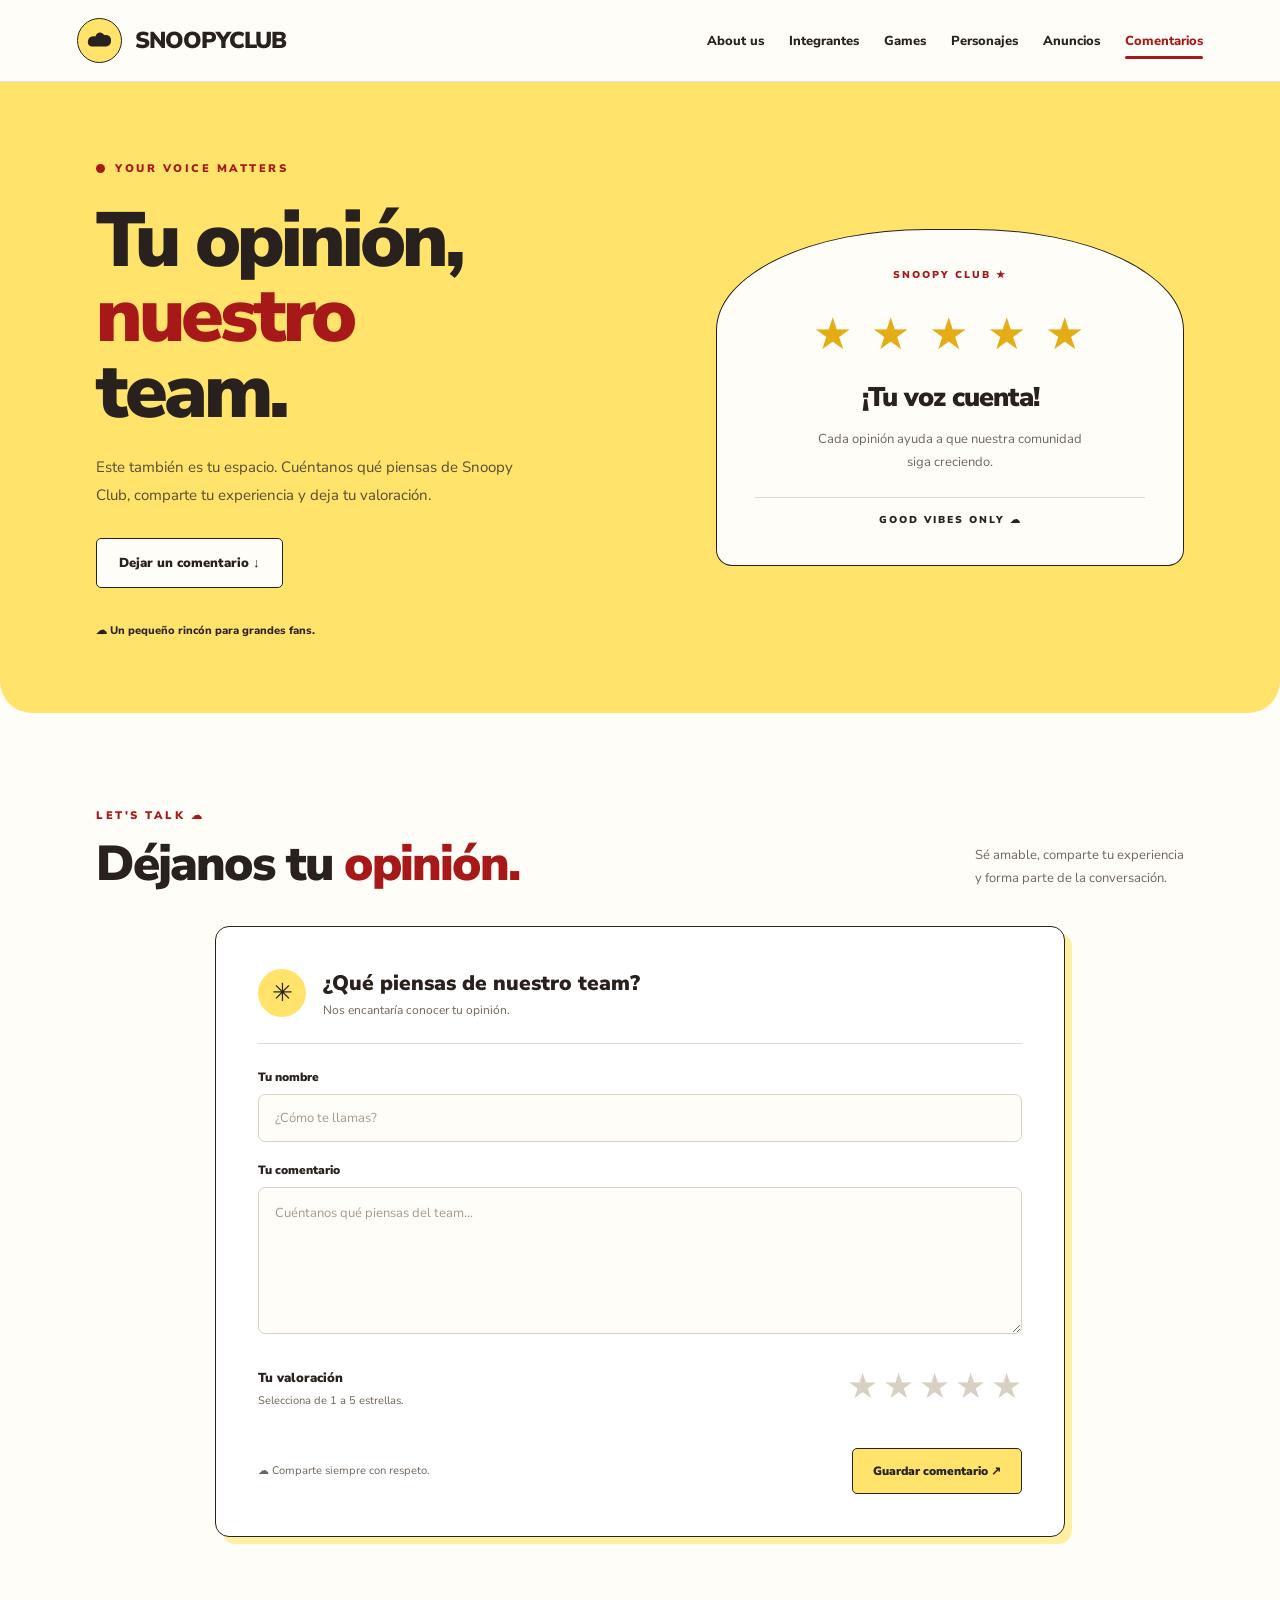
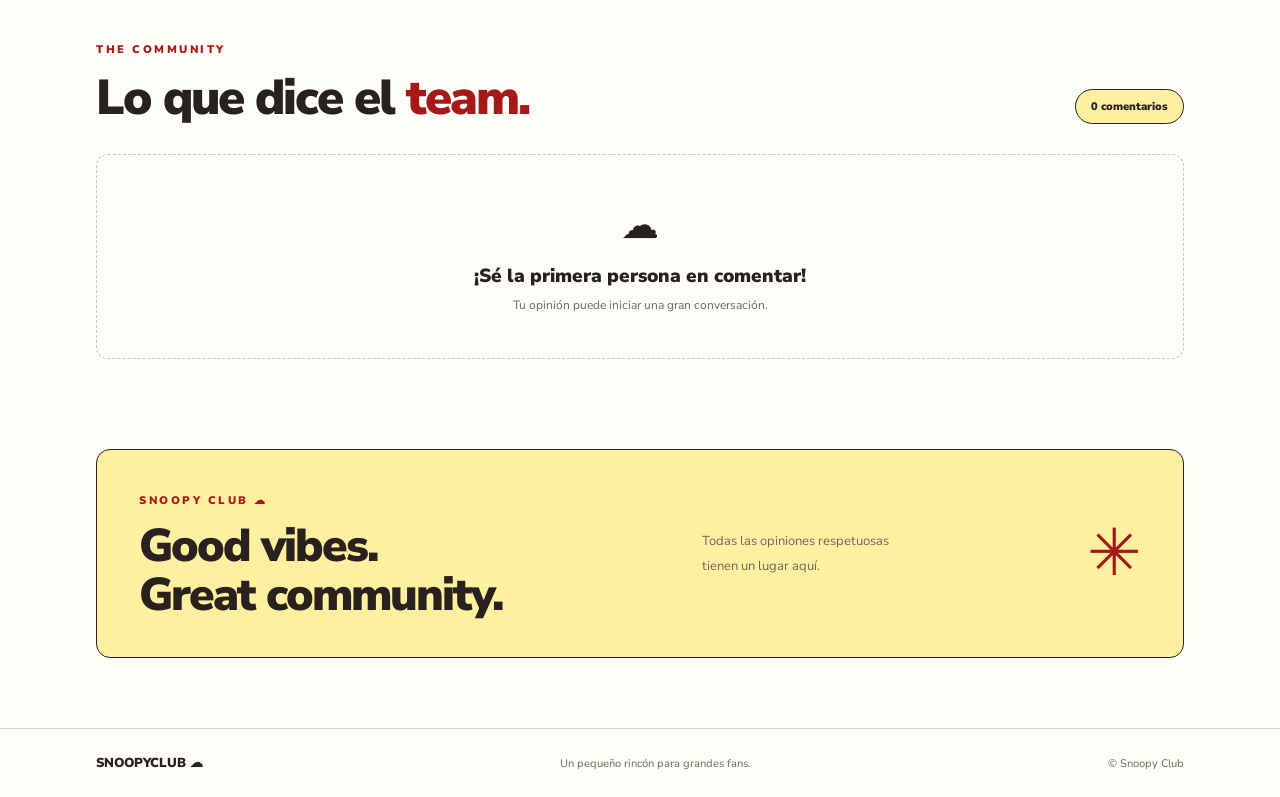
<file: comentarios.html>
<!DOCTYPE html>
<html lang="es">
<head>
    <meta charset="UTF-8">
    <meta name="viewport" content="width=device-width, initial-scale=1.0">

    <title>Comentarios | Snoopy Club</title>

    <link rel="stylesheet" href="comentarios.css">

    <link rel="preconnect" href="https://fonts.googleapis.com">
    <link rel="preconnect" href="https://fonts.gstatic.com" crossorigin>
    <link href="https://fonts.googleapis.com/css2?family=Nunito+Sans:wght@400;600;700;800;900&display=swap" rel="stylesheet">
</head>

<body>

    <!-- BARRA DE NAVEGACIÓN -->
    <header class="navbar">

        <a href="index.html" class="brand">
            <span class="logo">
                <svg viewBox="0 0 40 32" aria-hidden="true">
                    <path d="M10 25C4 25 2 21 3 16c1-5 6-7 11-6
                    C16 3 23 2 27 8c7-1 11 3 10 9
                    0 5-4 8-9 8H10Z" fill="#29211e"/>
                </svg>
            </span>

            <span class="brand-name">SNOOPYCLUB</span>
        </a>

        <nav class="nav-links" id="navLinks">
            <a href="index.html">About us</a>
            <a href="integrantes.html">Integrantes</a>
            <a href="games.html">Games</a>
            <a href="personajes.html">Personajes</a>
            <a href="anuncios.html">Anuncios</a>
            <a href="comentarios.html" class="active">Comentarios</a>
        </nav>

        <button class="menu-toggle" id="menuToggle"
                aria-label="Abrir menú" aria-expanded="false">
            ☰
        </button>

    </header>

    <main>

        <!-- PORTADA -->
        <section class="comments-hero">

            <div class="hero-text">
                <span class="eyebrow">
                    <span class="eyebrow-dot"></span>
                    YOUR VOICE MATTERS
                </span>

                <h1>
                    Tu opinión,<br>
                    <span>nuestro</span><br>
                    team.
                </h1>

                <p>
                    Este también es tu espacio.
                    Cuéntanos qué piensas de Snoopy Club,
                    comparte tu experiencia y deja tu valoración.
                </p>

                <a href="#dejar-comentario" class="primary-button">
                    Dejar un comentario ↓
                </a>

                <div class="hero-signature">
                    ☁ Un pequeño rincón para grandes fans.
                </div>
            </div>

            <div class="hero-card">
                <span class="hero-card-label">SNOOPY CLUB ★</span>

                <div class="hero-stars" aria-hidden="true">
                    ★ ★ ★ ★ ★
                </div>

                <h2>¡Tu voz cuenta!</h2>

                <p>
                    Cada opinión ayuda a que nuestra comunidad
                    siga creciendo.
                </p>

                <div class="hero-card-bottom">
                    GOOD VIBES ONLY ☁
                </div>
            </div>

        </section>

        <!-- FORMULARIO -->
        <section class="comments-section" id="dejar-comentario">

            <div class="section-heading">
                <div>
                    <span class="eyebrow">LET'S TALK ☁</span>
                    <h2>Déjanos tu <span>opinión.</span></h2>
                </div>

                <p>
                    Sé amable, comparte tu experiencia<br>
                    y forma parte de la conversación.
                </p>
            </div>

            <div class="comment-form-card">

                <div class="form-heading">
                    <div class="form-icon">✳</div>
                    <div>
                        <h3>¿Qué piensas de nuestro team?</h3>
                        <p>Nos encantaría conocer tu opinión.</p>
                    </div>
                </div>

                <form id="commentForm">

                    <label for="userName">Tu nombre</label>

                    <input
                        type="text"
                        id="userName"
                        name="userName"
                        placeholder="¿Cómo te llamas?"
                        maxlength="50"
                        required
                    >

                    <label for="userComment">Tu comentario</label>

                    <textarea
                        id="userComment"
                        name="userComment"
                        placeholder="Cuéntanos qué piensas del team..."
                        maxlength="1000"
                        rows="5"
                        required
                    ></textarea>

                    <div class="rating-area">
                        <div>
                            <label class="rating-title">
                                Tu valoración
                            </label>
                            <p>Selecciona de 1 a 5 estrellas.</p>
                        </div>

                        <div class="star-picker"
                             id="starPicker"
                             role="group"
                             aria-label="Selecciona tu valoración">

                            <button type="button" class="star-button"
                                    data-rating="1" aria-label="1 estrella">★</button>
                            <button type="button" class="star-button"
                                    data-rating="2" aria-label="2 estrellas">★</button>
                            <button type="button" class="star-button"
                                    data-rating="3" aria-label="3 estrellas">★</button>
                            <button type="button" class="star-button"
                                    data-rating="4" aria-label="4 estrellas">★</button>
                            <button type="button" class="star-button"
                                    data-rating="5" aria-label="5 estrellas">★</button>

                        </div>
                    </div>

                    <p class="form-error" id="formError" role="alert"></p>

                    <div class="form-actions">
                        <span class="privacy-note">
                            ☁ Comparte siempre con respeto.
                        </span>

                        <button type="submit" class="submit-button"
                                id="submitButton">
                            Guardar comentario ↗
                        </button>
                    </div>

                </form>

            </div>

            <!-- COMENTARIOS PUBLICADOS -->
            <div class="published-section">

                <div class="published-heading">
                    <div>
                        <span class="eyebrow">THE COMMUNITY</span>
                        <h2>Lo que dice el <span>team.</span></h2>
                    </div>

                    <span class="comment-count" id="commentCount">
                        0 comentarios
                    </span>
                </div>

                <div class="comments-list" id="commentsList">
                    <!-- Los comentarios se insertan con JavaScript -->
                </div>

                <div class="empty-state" id="emptyState">
                    <div class="empty-icon">☁</div>
                    <h3>¡Sé la primera persona en comentar!</h3>
                    <p>Tu opinión puede iniciar una gran conversación.</p>
                </div>

            </div>

        </section>

        <!-- BANNER FINAL -->
        <section class="closing-banner">
            <div>
                <span class="eyebrow">SNOOPY CLUB ☁</span>
                <h2>Good vibes.<br>Great community.</h2>
            </div>

            <p>
                Todas las opiniones respetuosas<br>
                tienen un lugar aquí.
            </p>

            <span class="closing-star">✳</span>
        </section>

    </main>

    <footer class="site-footer">
        <a href="index.html" class="footer-brand">SNOOPYCLUB ☁</a>
        <span>Un pequeño rincón para grandes fans.</span>
        <span>© Snoopy Club</span>
    </footer>

    <script src="comentarios.js"></script>

</body>
</html>
</file>
<file: comentarios.css>
:root {
    --yellow: #ffe36b;
    --yellow-light: #fff0a1;
    --red: #a71919;
    --ink: #29211e;
    --cream: #fffdf8;
    --white: #ffffff;
    --muted: #6f665b;
    --border: #e0d9cd;
}

* {
    margin: 0;
    padding: 0;
    box-sizing: border-box;
}

html {
    scroll-behavior: smooth;
    scroll-padding-top: 100px;
}

body {
    font-family: "Nunito Sans", sans-serif;
    background: var(--cream);
    color: var(--ink);
}

a {
    text-decoration: none;
    color: inherit;
}

button,
input,
textarea {
    font: inherit;
}

button {
    color: inherit;
}

button:focus-visible,
a:focus-visible,
input:focus-visible,
textarea:focus-visible {
    outline: 3px solid var(--red);
    outline-offset: 3px;
}


/* NAVEGACIÓN */

.navbar {
    min-height: 82px;
    padding: 14px 6%;
    display: flex;
    justify-content: space-between;
    align-items: center;
    gap: 30px;
    background: var(--cream);
    border-bottom: 1px solid rgba(41, 33, 30, 0.12);
    position: relative;
    z-index: 10;
}

.brand {
    display: flex;
    align-items: center;
    gap: 13px;
    flex-shrink: 0;
}

.logo {
    width: 45px;
    height: 45px;
    border: 1px solid var(--ink);
    border-radius: 50%;
    background: var(--yellow);
    display: grid;
    place-items: center;
}

.logo svg {
    width: 27px;
    height: 25px;
}

.brand-name {
    font-size: 23px;
    font-weight: 900;
    letter-spacing: -1px;
}

.nav-links {
    display: flex;
    align-items: center;
    gap: 25px;
}

.nav-links a {
    font-size: 13px;
    font-weight: 800;
    position: relative;
    transition: color 0.2s;
}

.nav-links a:hover,
.nav-links a.active {
    color: var(--red);
}

.nav-links a.active::after {
    content: "";
    position: absolute;
    height: 3px;
    width: 100%;
    background: var(--red);
    bottom: -9px;
    left: 0;
    border-radius: 3px;
}

.menu-toggle {
    display: none;
    background: var(--yellow);
    border: 1px solid var(--ink);
    border-radius: 10px;
    padding: 7px 12px;
    cursor: pointer;
}


/* ELEMENTOS GENERALES */

.eyebrow {
    display: inline-flex;
    align-items: center;
    gap: 10px;
    color: var(--red);
    font-size: 11px;
    font-weight: 900;
    letter-spacing: 2.5px;
}

.eyebrow-dot {
    width: 9px;
    height: 9px;
    border-radius: 50%;
    background: var(--red);
}


/* PORTADA */

.comments-hero {
    min-height: 440px;
    padding: 75px 7.5%;
    background: var(--yellow);
    border-radius: 0 0 32px 32px;
    display: grid;
    grid-template-columns: 1fr 0.85fr;
    align-items: center;
    gap: 70px;
}

.hero-text {
    max-width: 560px;
}

.hero-text h1 {
    margin: 24px 0;
    font-size: clamp(50px, 6vw, 78px);
    line-height: 0.98;
    letter-spacing: -4px;
    font-weight: 900;
}

.hero-text h1 span {
    color: var(--red);
}

.hero-text > p {
    max-width: 440px;
    font-size: 15px;
    line-height: 1.9;
    color: #594c34;
    margin-bottom: 28px;
}

.primary-button {
    display: inline-flex;
    padding: 15px 22px;
    align-items: center;
    gap: 18px;
    background: var(--cream);
    border: 1px solid var(--ink);
    border-radius: 5px;
    font-size: 13px;
    font-weight: 900;
    transition: transform 0.2s;
}

.primary-button:hover {
    transform: translateY(-3px);
}

.hero-signature {
    margin-top: 35px;
    font-size: 11px;
    font-weight: 800;
}


/* TARJETA DECORATIVA */

.hero-card {
    padding: 38px;
    min-height: 270px;
    background: var(--cream);
    border: 1px solid var(--ink);
    border-radius: 45% 45% 16px 16px / 30% 30% 16px 16px;
    display: flex;
    flex-direction: column;
    justify-content: center;
    align-items: center;
    text-align: center;
}

.hero-card-label {
    font-size: 10px;
    font-weight: 900;
    letter-spacing: 2px;
    color: var(--red);
}

.hero-stars {
    color: #e5ac19;
    font-size: clamp(27px, 4vw, 44px);
    letter-spacing: 4px;
    margin: 23px 0 14px;
}

.hero-card h2 {
    font-size: 27px;
    font-weight: 900;
    letter-spacing: -1px;
}

.hero-card > p {
    max-width: 270px;
    margin-top: 12px;
    font-size: 13px;
    line-height: 1.8;
    color: var(--muted);
}

.hero-card-bottom {
    margin-top: 22px;
    padding-top: 15px;
    border-top: 1px solid var(--border);
    width: 100%;
    font-size: 10px;
    font-weight: 900;
    letter-spacing: 2px;
}


/* SECCIÓN Y ENCABEZADOS */

.comments-section {
    padding: 90px 7.5%;
}

.section-heading,
.published-heading {
    display: flex;
    justify-content: space-between;
    align-items: end;
    gap: 25px;
}

.section-heading {
    margin-bottom: 35px;
}

.section-heading h2,
.published-heading h2 {
    margin-top: 12px;
    font-size: clamp(34px, 4vw, 49px);
    line-height: 1.1;
    font-weight: 900;
    letter-spacing: -2px;
}

.section-heading h2 span,
.published-heading h2 span {
    color: var(--red);
}

.section-heading > p {
    font-size: 13px;
    line-height: 1.8;
    color: var(--muted);
}


/* FORMULARIO */

.comment-form-card {
    max-width: 850px;
    margin: 0 auto;
    padding: clamp(22px, 4vw, 42px);
    background: var(--white);
    border: 1px solid var(--ink);
    border-radius: 14px;
    box-shadow: 7px 7px 0 var(--yellow-light);
}

.form-heading {
    display: flex;
    align-items: center;
    gap: 17px;
    padding-bottom: 25px;
    margin-bottom: 25px;
    border-bottom: 1px solid var(--border);
}

.form-icon {
    width: 48px;
    height: 48px;
    flex-shrink: 0;
    display: grid;
    place-items: center;
    border-radius: 50%;
    background: var(--yellow);
    font-size: 25px;
}

.form-heading h3 {
    font-size: 21px;
    font-weight: 900;
}

.form-heading p {
    margin-top: 5px;
    font-size: 12px;
    color: var(--muted);
}

#commentForm > label {
    display: block;
    margin: 20px 0 9px;
    font-size: 12px;
    font-weight: 900;
}

#commentForm input,
#commentForm textarea {
    width: 100%;
    border: 1px solid #d9d1c5;
    border-radius: 7px;
    background: var(--cream);
    padding: 14px 16px;
    color: var(--ink);
    font-size: 13px;
    outline: none;
    transition: border-color 0.2s;
}

#commentForm input:focus,
#commentForm textarea:focus {
    border-color: var(--red);
}

#commentForm textarea {
    resize: vertical;
    min-height: 130px;
    line-height: 1.8;
}

#commentForm input::placeholder,
#commentForm textarea::placeholder {
    color: #a49a8c;
}

.rating-area {
    display: flex;
    justify-content: space-between;
    align-items: center;
    flex-wrap: wrap;
    gap: 15px;
    margin-top: 26px;
}

.rating-title {
    font-size: 13px;
    font-weight: 900;
}

.rating-area > div:first-child p {
    font-size: 11px;
    color: var(--muted);
    margin-top: 5px;
}

.star-picker {
    display: flex;
    gap: 5px;
}

.star-button {
    background: transparent;
    border: none;
    color: #d8d0c2;
    font-size: 35px;
    line-height: 1;
    cursor: pointer;
    transition: color 0.15s, transform 0.15s;
}

.star-button:hover {
    transform: scale(1.15);
}

.star-button.selected,
.star-button.hovered {
    color: #e8b522;
}

.form-error {
    min-height: 18px;
    margin-top: 12px;
    font-size: 12px;
    color: var(--red);
    font-weight: 700;
}

.form-actions {
    display: flex;
    justify-content: space-between;
    align-items: center;
    flex-wrap: wrap;
    gap: 16px;
    margin-top: 10px;
}

.privacy-note {
    font-size: 11px;
    color: var(--muted);
}

.submit-button {
    border: 1px solid var(--ink);
    border-radius: 5px;
    padding: 14px 20px;
    background: var(--yellow);
    font-size: 12px;
    font-weight: 900;
    cursor: pointer;
    transition: background 0.2s, transform 0.2s;
}

.submit-button:hover {
    background: var(--yellow-light);
    transform: translateY(-2px);
}


/* COMENTARIOS PUBLICADOS */

.published-section {
    margin-top: 100px;
}

.published-heading {
    margin-bottom: 30px;
}

.comment-count {
    background: var(--yellow-light);
    border: 1px solid var(--ink);
    border-radius: 30px;
    padding: 9px 15px;
    font-size: 11px;
    font-weight: 900;
    white-space: nowrap;
}

.comments-list {
    display: grid;
    grid-template-columns: repeat(2, minmax(0, 1fr));
    gap: 20px;
}

.comment-card {
    position: relative;
    min-width: 0;
    padding: 25px;
    border: 1px solid var(--border);
    border-radius: 12px;
    background: var(--white);
}

.comment-top {
    display: flex;
    justify-content: space-between;
    align-items: flex-start;
    gap: 15px;
}

.comment-author {
    display: flex;
    align-items: center;
    gap: 12px;
    min-width: 0;
}

.avatar {
    width: 43px;
    height: 43px;
    border-radius: 50%;
    background: var(--yellow);
    border: 1px solid var(--ink);
    display: grid;
    place-items: center;
    flex-shrink: 0;
    font-size: 20px;
    font-weight: 900;
}

.author-details {
    min-width: 0;
}

.author-details h3 {
    font-size: 14px;
    font-weight: 900;
    overflow-wrap: anywhere;
}

.comment-date {
    display: block;
    margin-top: 4px;
    font-size: 10px;
    color: var(--muted);
}

.comment-stars {
    margin-top: 17px;
    margin-bottom: 10px;
    color: #e8b522;
    font-size: 18px;
    letter-spacing: 2px;
}

.comment-text {
    font-size: 13px;
    line-height: 1.9;
    color: #5f554b;
    overflow-wrap: anywhere;
    white-space: pre-wrap;
}

.comment-edited {
    margin-top: 10px;
    font-size: 10px;
    color: var(--muted);
    font-style: italic;
}


/* MENÚ DE TRES PUNTOS */

.comment-menu-wrap {
    position: relative;
    flex-shrink: 0;
}

.menu-dots {
    width: 35px;
    height: 35px;
    border: none;
    background: transparent;
    border-radius: 50%;
    font-size: 23px;
    cursor: pointer;
}

.menu-dots:hover {
    background: #f4f0e8;
}

.comment-menu {
    position: absolute;
    top: 38px;
    right: 0;
    z-index: 5;
    min-width: 145px;
    padding: 6px;
    border: 1px solid var(--border);
    border-radius: 8px;
    background: var(--white);
    box-shadow: 0 8px 20px rgba(41, 33, 30, 0.12);
}

.comment-menu button {
    display: block;
    width: 100%;
    padding: 10px;
    text-align: left;
    font-size: 12px;
    font-weight: 700;
    border: none;
    border-radius: 5px;
    background: transparent;
    cursor: pointer;
}

.comment-menu button:hover {
    background: #f6f1e7;
}

.comment-menu .delete-action {
    color: var(--red);
}

[hidden] {
    display: none !important;
}


/* ESTADO VACÍO */

.empty-state {
    padding: 45px 20px;
    border: 1px dashed #cfc4b3;
    border-radius: 12px;
    text-align: center;
}

.empty-icon {
    font-size: 38px;
    margin-bottom: 12px;
}

.empty-state h3 {
    font-size: 19px;
    font-weight: 900;
}

.empty-state p {
    font-size: 12px;
    color: var(--muted);
    margin-top: 8px;
}


/* BANNER FINAL Y FOOTER */

.closing-banner {
    margin: 0 7.5% 70px;
    padding: 38px 42px;
    background: var(--yellow-light);
    border: 1px solid var(--ink);
    border-radius: 14px;
    display: flex;
    justify-content: space-between;
    align-items: center;
    gap: 25px;
    position: relative;
    overflow: hidden;
}

.closing-banner h2 {
    margin-top: 12px;
    font-size: clamp(32px, 4vw, 46px);
    font-weight: 900;
    line-height: 1.05;
    letter-spacing: -2px;
}

.closing-banner > p {
    font-size: 13px;
    line-height: 1.9;
    color: var(--muted);
}

.closing-star {
    font-size: 65px;
    color: var(--red);
}

.site-footer {
    border-top: 1px solid #d9d1c5;
    padding: 25px 7.5%;
    display: flex;
    justify-content: space-between;
    align-items: center;
    flex-wrap: wrap;
    gap: 15px;
    font-size: 11px;
    color: var(--muted);
}

.footer-brand {
    color: var(--ink);
    font-weight: 900;
    font-size: 13px;
}


/* TABLETS */

@media (max-width: 1050px) {
    .navbar {
        padding-inline: 4%;
    }

    .nav-links {
        gap: 13px;
    }

    .nav-links a {
        font-size: 11px;
    }

    .brand-name {
        font-size: 20px;
    }

    .comments-hero {
        padding-inline: 6%;
        gap: 35px;
    }

    .comments-section {
        padding-inline: 6%;
    }
}


/* MÓVILES */

@media (max-width: 760px) {
    .navbar {
        min-height: 72px;
        padding: 12px 5%;
    }

    .logo {
        width: 40px;
        height: 40px;
    }

    .brand-name {
        font-size: 20px;
    }

    .menu-toggle {
        display: block;
        font-size: 23px;
        line-height: 1;
    }

    .nav-links {
        display: none;
        position: absolute;
        top: 100%;
        left: 0;
        right: 0;
        padding: 22px 6%;
        background: var(--cream);
        border-bottom: 1px solid var(--border);
        flex-direction: column;
        align-items: flex-start;
        gap: 22px;
    }

    .nav-links.show {
        display: flex;
    }

    .nav-links a {
        font-size: 14px;
    }

    .nav-links a.active::after {
        bottom: -5px;
    }

    .comments-hero {
        grid-template-columns: 1fr;
        padding: 50px 7% 65px;
        gap: 35px;
        border-radius: 0 0 24px 24px;
    }

    .hero-text h1 {
        font-size: clamp(48px, 12vw, 68px);
        letter-spacing: -2.5px;
    }

    .hero-card {
        min-height: 240px;
        padding: 30px;
    }

    .comments-section {
        padding: 65px 6%;
    }

    .section-heading,
    .published-heading {
        align-items: flex-start;
        flex-direction: column;
        gap: 15px;
    }

    .section-heading h2,
    .published-heading h2 {
        font-size: 36px;
    }

    .comment-form-card {
        padding: 23px 18px;
        box-shadow: 4px 4px 0 var(--yellow-light);
    }

    .form-heading h3 {
        font-size: 18px;
    }

    .rating-area {
        align-items: flex-start;
        flex-direction: column;
    }

    .star-button {
        font-size: 38px;
    }

    .form-actions {
        align-items: stretch;
        flex-direction: column;
    }

    .submit-button {
        width: 100%;
    }

    .published-section {
        margin-top: 70px;
    }

    .comments-list {
        grid-template-columns: 1fr;
    }

    .closing-banner {
        margin: 0 6% 45px;
        padding: 28px 23px;
        align-items: flex-start;
        flex-direction: column;
        gap: 18px;
    }

    .closing-star {
        position: absolute;
        right: 20px;
        bottom: 15px;
        font-size: 40px;
    }

    .site-footer {
        padding: 25px 6%;
        flex-direction: column;
        align-items: flex-start;
        gap: 10px;
    }
}


/* MÓVILES PEQUEÑOS */

@media (max-width: 380px) {
    .hero-text h1 {
        font-size: 44px;
    }

    .section-heading h2,
    .published-heading h2 {
        font-size: 32px;
    }

    .comment-card {
        padding: 18px;
    }

    .comment-author {
        gap: 9px;
    }

    .avatar {
        width: 38px;
        height: 38px;
    }

    .star-button {
        font-size: 33px;
    }
}


/* Estrellas de valoración */
.star-picker .star-button {
    color: #d8d0c2;
    transition: color 0.15s ease, transform 0.15s ease;
}

.star-picker .star-button.selected,
.star-picker .star-button.hovered {
    color: #e8b522 !important;
}

.star-picker .star-button:hover {
    transform: scale(1.15);
}
</file>
